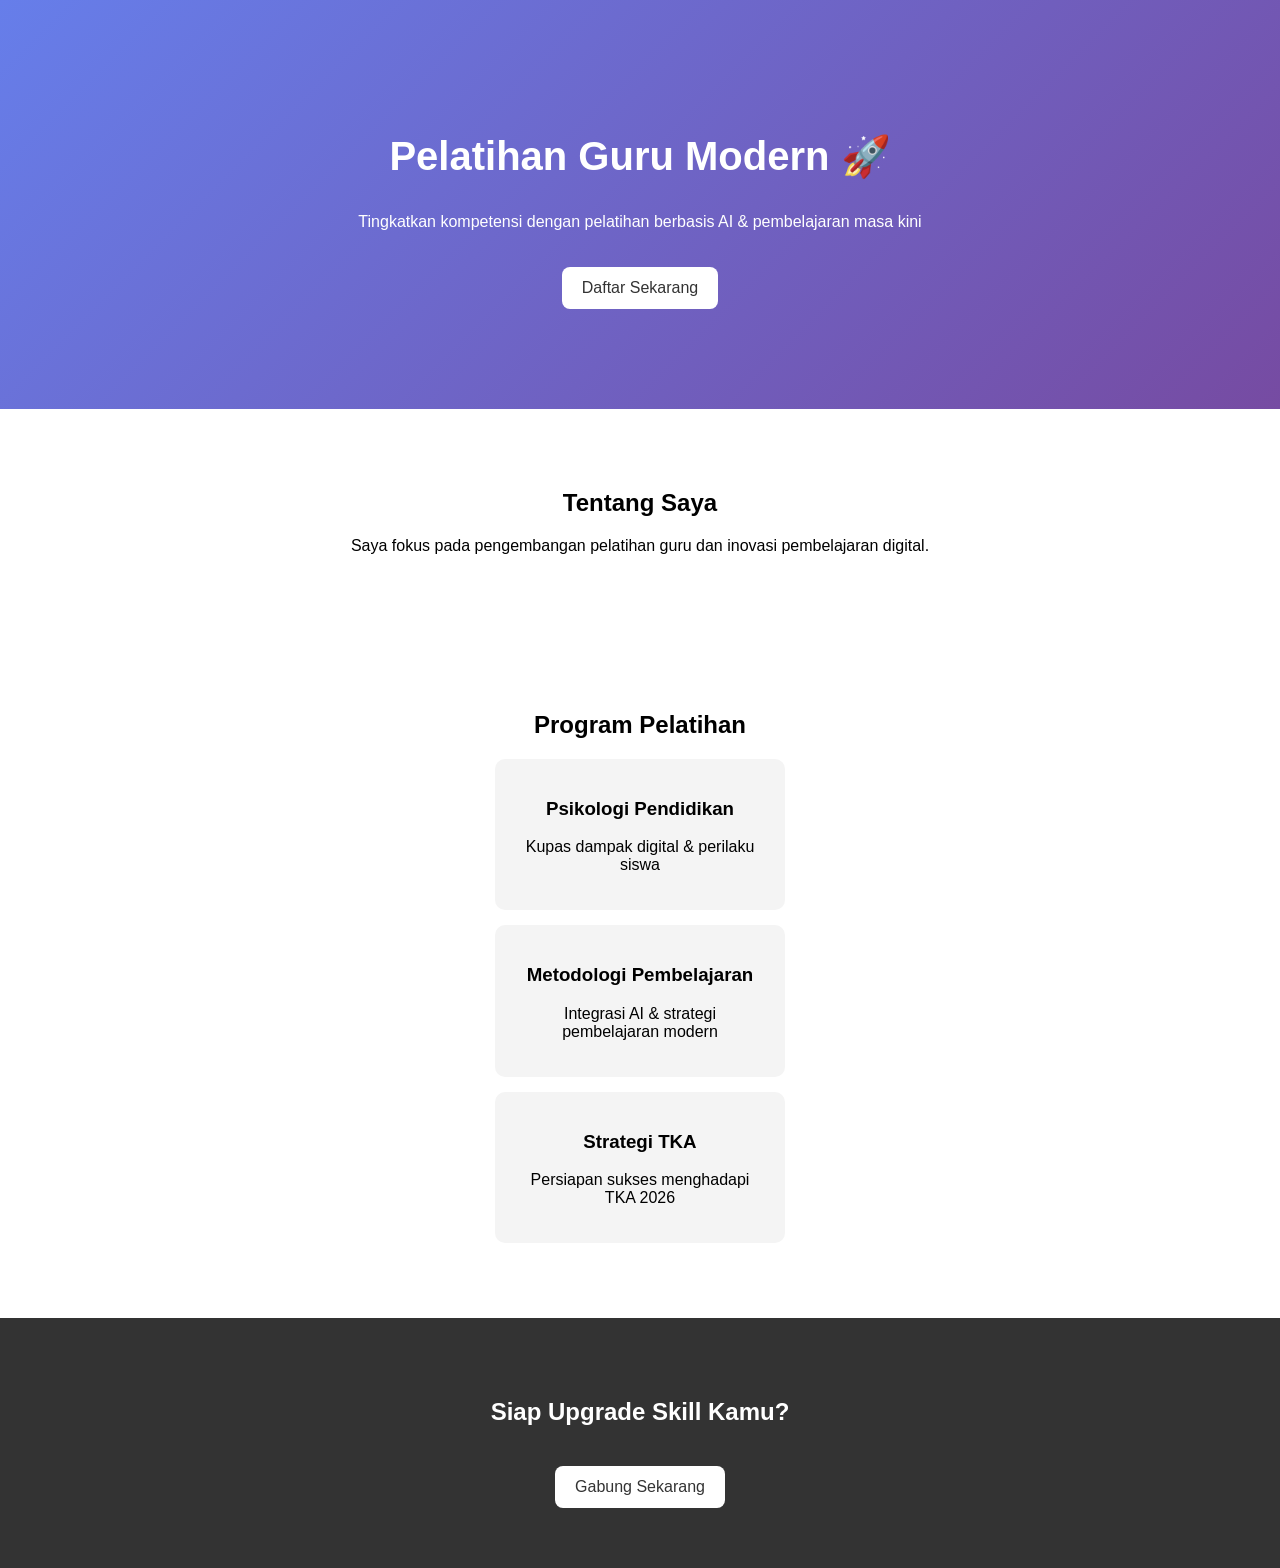
<file: index.html>
<!DOCTYPE html>
<html lang="id">
<head>
  <meta charset="UTF-8">
  <title>Pelatihan Saya</title>
  <link rel="stylesheet" href="style.css">
</head>
<body>

  <!-- HERO -->
  <section class="hero">
    <h1>Pelatihan Guru Modern 🚀</h1>
    <p>Tingkatkan kompetensi dengan pelatihan berbasis AI & pembelajaran masa kini</p>
    <a href="#" class="btn">Daftar Sekarang</a>
  </section>

  <!-- TENTANG -->
  <section class="about">
    <h2>Tentang Saya</h2>
    <p>Saya fokus pada pengembangan pelatihan guru dan inovasi pembelajaran digital.</p>
  </section>

  <!-- PELATIHAN -->
  <section class="training">
    <h2>Program Pelatihan</h2>

    <div class="card">
      <h3>Psikologi Pendidikan</h3>
      <p>Kupas dampak digital & perilaku siswa</p>
    </div>

    <div class="card">
      <h3>Metodologi Pembelajaran</h3>
      <p>Integrasi AI & strategi pembelajaran modern</p>
    </div>

    <div class="card">
      <h3>Strategi TKA</h3>
      <p>Persiapan sukses menghadapi TKA 2026</p>
    </div>

  </section>

  <!-- CTA -->
  <section class="cta">
    <h2>Siap Upgrade Skill Kamu?</h2>
    <a href="#" class="btn">Gabung Sekarang</a>
  </section>

</body>
</html>
</file>
<file: style.css>
body {
  margin: 0;
  font-family: Arial;
  scroll-behavior: smooth;
}

/* HERO */
.hero {
  background: linear-gradient(135deg, #667eea, #764ba2);
  color: white;
  text-align: center;
  padding: 100px 20px;
  animation: fadeIn 1s ease;
}

.hero h1 {
  font-size: 40px;
}

.btn {
  display: inline-block;
  margin-top: 20px;
  padding: 12px 20px;
  background: white;
  color: #333;
  border-radius: 8px;
  text-decoration: none;
  transition: 0.3s;
}

.btn:hover {
  background: #ddd;
  transform: scale(1.05);
}

/* SECTION */
section {
  padding: 60px 20px;
  text-align: center;
}

/* CARD */
.card {
  background: #f4f4f4;
  margin: 15px auto;
  padding: 20px;
  border-radius: 10px;
  width: 250px;
  transition: 0.3s;
}

.card:hover {
  transform: translateY(-10px);
}

/* CTA */
.cta {
  background: #333;
  color: white;
}

/* ANIMASI */
@keyframes fadeIn {
  from {
    opacity: 0;
    transform: translateY(20px);
  }
  to {
    opacity: 1;
    transform: translateY(0);
  }
}
</file>
<file: alpin/style.css>
body {
  margin: 0;
  font-family: Arial;
  scroll-behavior: smooth;
}

/* HERO */
.hero {
  background: linear-gradient(135deg, #667eea, #764ba2);
  color: white;
  text-align: center;
  padding: 100px 20px;
  animation: fadeIn 1s ease;
}

.hero h1 {
  font-size: 40px;
}

.btn {
  display: inline-block;
  margin-top: 20px;
  padding: 12px 20px;
  background: white;
  color: #333;
  border-radius: 8px;
  text-decoration: none;
  transition: 0.3s;
}

.btn:hover {
  background: #ddd;
  transform: scale(1.05);
}

/* SECTION */
section {
  padding: 60px 20px;
  text-align: center;
}

/* CARD */
.card {
  background: #f4f4f4;
  margin: 15px auto;
  padding: 20px;
  border-radius: 10px;
  width: 250px;
  transition: 0.3s;
}

.card:hover {
  transform: translateY(-10px);
}

/* CTA */
.cta {
  background: #333;
  color: white;
}

/* ANIMASI */
@keyframes fadeIn {
  from {
    opacity: 0;
    transform: translateY(20px);
  }
  to {
    opacity: 1;
    transform: translateY(0);
  }
}
</file>
